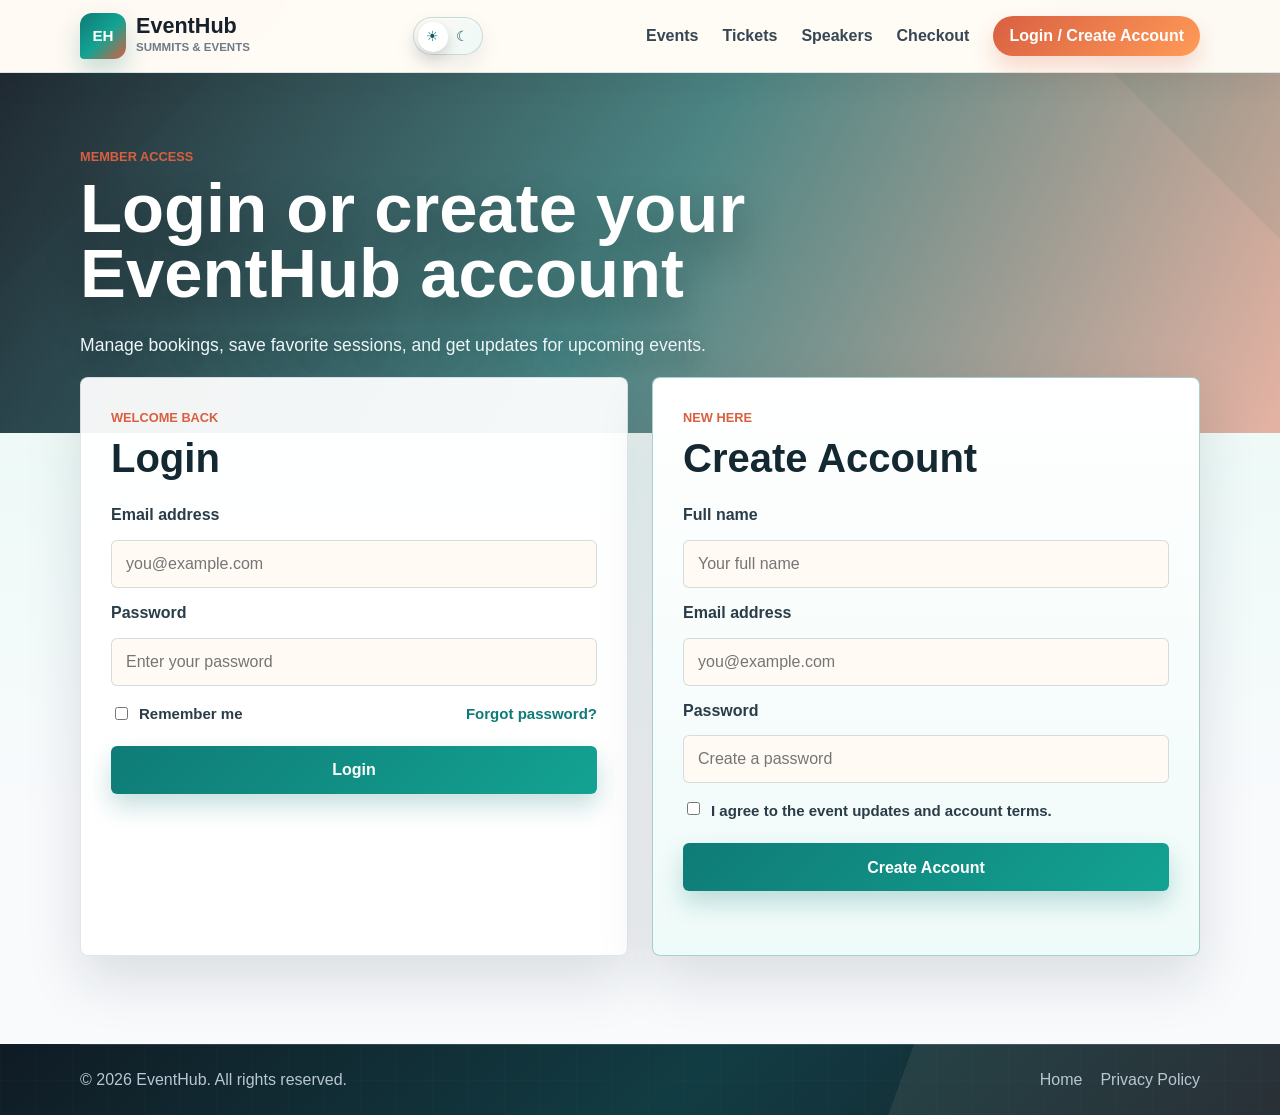
<file: account.html>
<!DOCTYPE html>
<html lang="en">
<head>
  <meta charset="UTF-8">
  <meta name="viewport" content="width=device-width, initial-scale=1.0">
  <title>Login / Create Account | EventHub</title>
  <link rel="stylesheet" href="css/style.css">
</head>
<body>
  <header class="site-header">
    <nav class="navbar" aria-label="Main navigation">
      <a class="brand" href="index.html" aria-label="EventHub homepage">
        <span class="brand-mark">EH</span>
        <span class="brand-text">
          <strong>EventHub</strong>
          <small>Summits & Events</small>
        </span>
      </a>
      <div class="nav-actions">
        <button class="theme-toggle" type="button" aria-label="Switch to dark mode" aria-pressed="false">
          <span class="theme-icon sun">&#9728;</span>
          <span class="theme-icon moon">&#9790;</span>
          <span class="theme-thumb"></span>
        </button>
        <button class="nav-toggle" type="button" aria-label="Toggle navigation" aria-expanded="false">
          <span></span>
          <span></span>
          <span></span>
        </button>
      </div>
      <ul class="nav-links">
        <li><a href="index.html#events">Events</a></li>
        <li><a href="index.html#tickets">Tickets</a></li>
        <li><a href="index.html#speakers">Speakers</a></li>
        <li><a href="checkout.html">Checkout</a></li>
        <li><a class="account-link" href="account.html">Login / Create Account</a></li>
      </ul>
    </nav>
  </header>

  <main class="account-page">
    <section class="account-hero">
      <div>
        <p class="eyebrow">Member Access</p>
        <h1>Login or create your EventHub account</h1>
        <p class="hero-copy">Manage bookings, save favorite sessions, and get updates for upcoming events.</p>
      </div>
    </section>

    <section class="account-panel" id="account-panel" aria-label="Account forms">
      <div class="checkout-prompt" id="checkout-prompt" hidden>
        <p class="eyebrow">Checkout Access</p>
        <h2 id="checkout-prompt-title">Login or create an account to continue</h2>
        <p id="checkout-prompt-copy">Your ticket selection will be ready after you sign in or create your account.</p>
      </div>
      <article class="auth-card account-summary" id="account-summary" hidden>
        <div class="auth-heading">
          <p class="eyebrow">Your Account</p>
          <h2 id="account-summary-title">Welcome back</h2>
        </div>
        <p id="account-summary-copy">You are signed in and ready to manage your bookings.</p>
        <div class="account-actions">
          <a class="btn primary" id="account-primary-action" href="index.html#tickets">Browse Tickets</a>
          <button type="button" id="logout-button">Logout</button>
        </div>
      </article>
      <article class="auth-card">
        <div class="auth-heading">
          <p class="eyebrow">Welcome Back</p>
          <h2>Login</h2>
        </div>
        <form id="login-form">
          <label for="login-email">Email address</label>
          <input id="login-email" type="email" placeholder="you@example.com" required>

          <label for="login-password">Password</label>
          <input id="login-password" type="password" placeholder="Enter your password" required>

          <div class="form-row">
            <label class="check-option">
              <input id="remember-login" type="checkbox">
              Remember me
            </label>
            <a id="forgot-password-link" href="#">Forgot password?</a>
          </div>

          <button type="submit">Login</button>
          <p class="form-message" id="login-message" aria-live="polite"></p>
        </form>
      </article>

      <article class="auth-card auth-card-featured">
        <div class="auth-heading">
          <p class="eyebrow">New Here</p>
          <h2>Create Account</h2>
        </div>
        <form id="signup-form">
          <label for="signup-name">Full name</label>
          <input id="signup-name" type="text" placeholder="Your full name" required>

          <label for="signup-email">Email address</label>
          <input id="signup-email" type="email" placeholder="you@example.com" required>

          <label for="signup-password">Password</label>
          <input id="signup-password" type="password" placeholder="Create a password" required>

          <label class="check-option terms-option">
            <input type="checkbox" required>
            I agree to the event updates and account terms.
          </label>

          <button type="submit">Create Account</button>
          <p class="form-message" id="signup-message" aria-live="polite"></p>
        </form>
      </article>
    </section>
  </main>

  <footer class="site-footer">
    <div class="footer-bottom">
      <p>&copy; 2026 EventHub. All rights reserved.</p>
      <div>
        <a href="index.html">Home</a>
        <a href="#">Privacy Policy</a>
      </div>
    </div>
  </footer>

  <script src="js/script.js"></script>
</body>
</html>
</file>
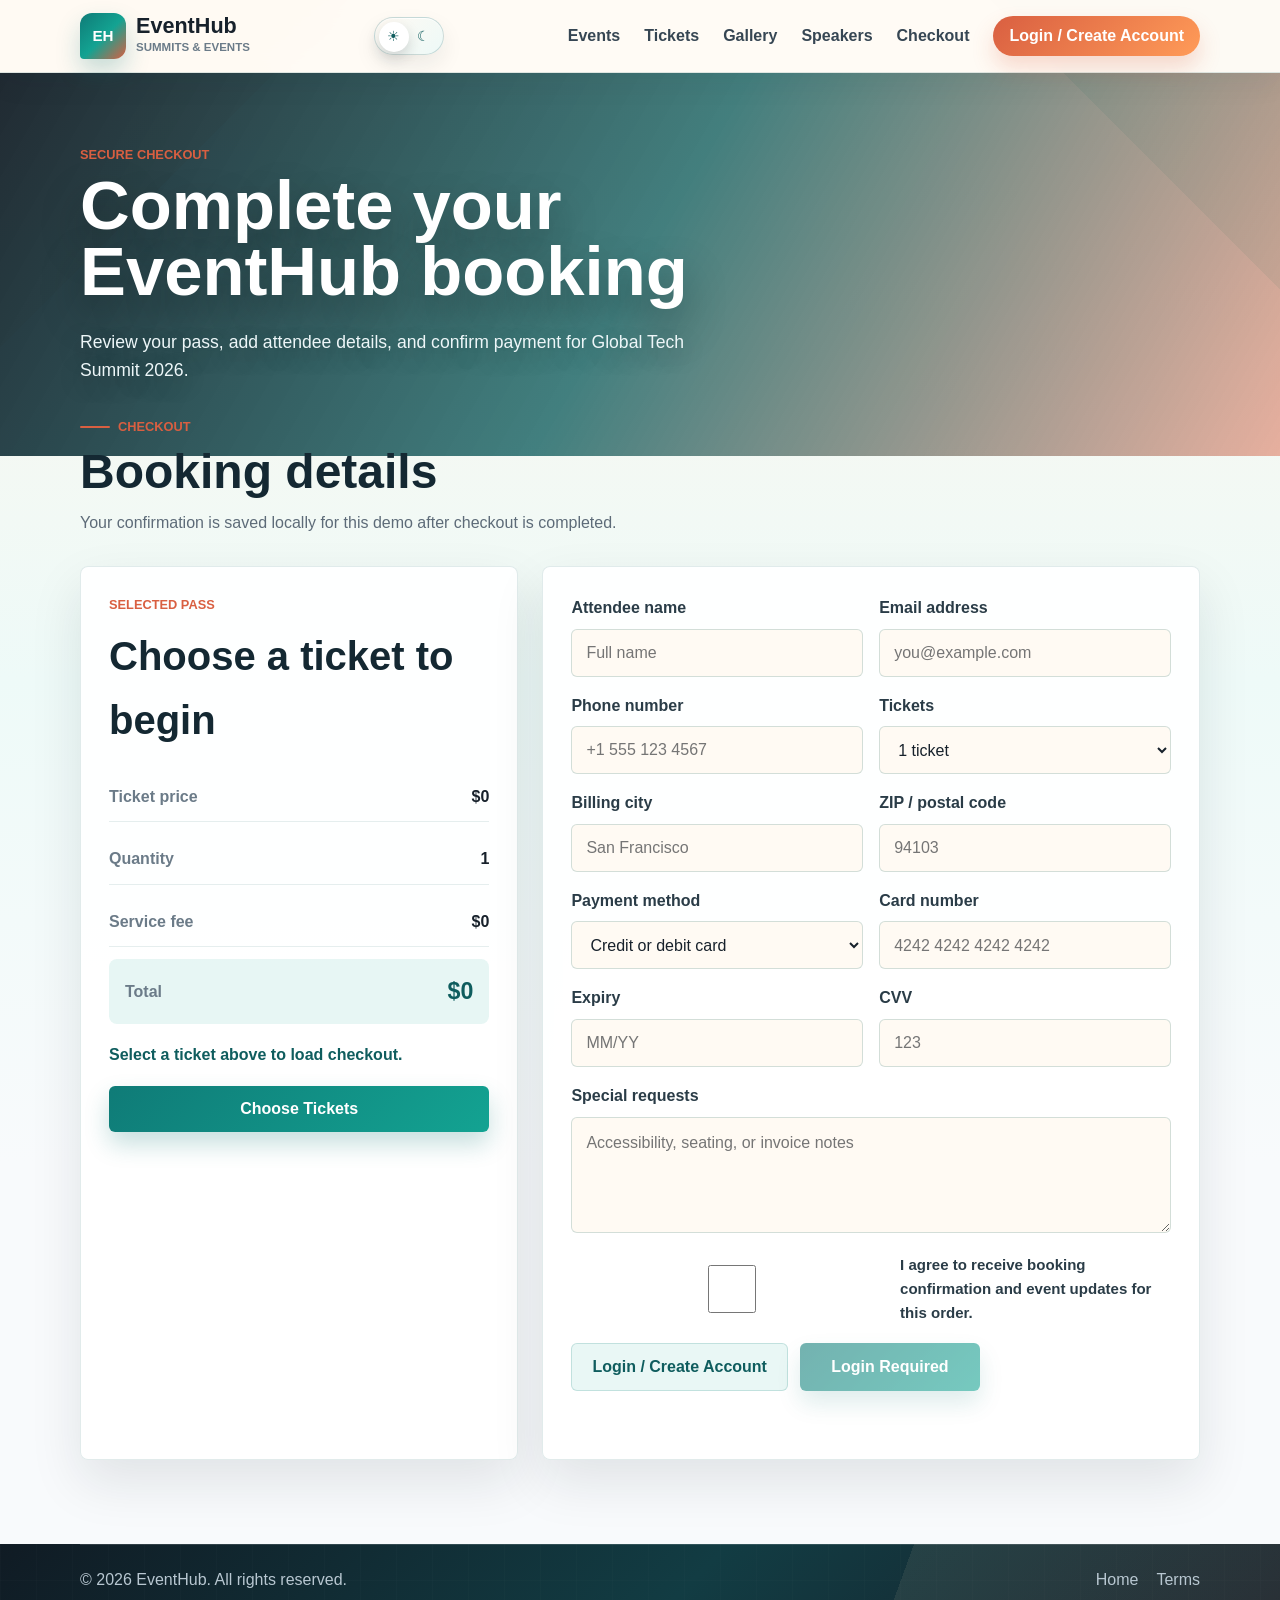
<file: checkout.html>
<!DOCTYPE html>
<html lang="en">
<head>
  <meta charset="UTF-8">
  <meta name="viewport" content="width=device-width, initial-scale=1.0">
  <title>Checkout | EventHub</title>
  <link rel="stylesheet" href="css/style.css">
</head>
<body>
  <header class="site-header">
    <nav class="navbar" aria-label="Main navigation">
      <a class="brand" href="index.html" aria-label="EventHub homepage">
        <span class="brand-mark">EH</span>
        <span class="brand-text">
          <strong>EventHub</strong>
          <small>Summits & Events</small>
        </span>
      </a>
      <div class="nav-actions">
        <button class="theme-toggle" type="button" aria-label="Switch to dark mode" aria-pressed="false">
          <span class="theme-icon sun">&#9728;</span>
          <span class="theme-icon moon">&#9790;</span>
          <span class="theme-thumb"></span>
        </button>
        <button class="nav-toggle" type="button" aria-label="Toggle navigation" aria-expanded="false">
          <span></span>
          <span></span>
          <span></span>
        </button>
      </div>
      <ul class="nav-links">
        <li><a href="index.html#events">Events</a></li>
        <li><a href="index.html#tickets">Tickets</a></li>
        <li><a href="index.html#gallery">Gallery</a></li>
        <li><a href="index.html#speakers">Speakers</a></li>
        <li><a href="checkout.html">Checkout</a></li>
        <li><a class="account-link" href="account.html">Login / Create Account</a></li>
      </ul>
    </nav>
  </header>

  <main class="checkout-page">
    <section class="checkout-hero">
      <div>
        <p class="eyebrow">Secure Checkout</p>
        <h1>Complete your EventHub booking</h1>
        <p class="hero-copy">Review your pass, add attendee details, and confirm payment for Global Tech Summit 2026.</p>
      </div>
    </section>

    <section id="checkout" class="section checkout-section checkout-page-section" aria-labelledby="checkout-title">
      <div class="section-heading">
        <p class="eyebrow">Checkout</p>
        <h2 id="checkout-title">Booking details</h2>
        <p class="section-copy">Your confirmation is saved locally for this demo after checkout is completed.</p>
      </div>

      <div class="checkout-layout">
        <article class="checkout-summary">
          <p class="eyebrow">Selected Pass</p>
          <h3 id="checkout-plan">Choose a ticket to begin</h3>
          <dl class="checkout-totals">
            <div>
              <dt>Ticket price</dt>
              <dd id="checkout-price">$0</dd>
            </div>
            <div>
              <dt>Quantity</dt>
              <dd id="checkout-quantity-label">1</dd>
            </div>
            <div>
              <dt>Service fee</dt>
              <dd id="checkout-fee">$0</dd>
            </div>
            <div class="checkout-total-row">
              <dt>Total</dt>
              <dd id="checkout-total">$0</dd>
            </div>
          </dl>
          <p class="checkout-status" id="checkout-status">Select a ticket to load checkout.</p>
          <a class="btn primary checkout-ticket-link" href="index.html#tickets">Choose Tickets</a>
        </article>

        <article class="checkout-form-card">
          <form id="checkout-form" novalidate>
            <div class="checkout-form-grid">
              <div>
                <label for="checkout-name">Attendee name</label>
                <input id="checkout-name" type="text" placeholder="Full name" required>
              </div>
              <div>
                <label for="checkout-email">Email address</label>
                <input id="checkout-email" type="email" placeholder="you@example.com" required>
              </div>
              <div>
                <label for="checkout-phone">Phone number</label>
                <input id="checkout-phone" type="tel" placeholder="+1 555 123 4567" required>
              </div>
              <div>
                <label for="checkout-quantity">Tickets</label>
                <select id="checkout-quantity">
                  <option value="1">1 ticket</option>
                  <option value="2">2 tickets</option>
                  <option value="3">3 tickets</option>
                  <option value="4">4 tickets</option>
                  <option value="5">5 tickets</option>
                </select>
              </div>
              <div>
                <label for="billing-city">Billing city</label>
                <input id="billing-city" type="text" placeholder="San Francisco" required>
              </div>
              <div>
                <label for="billing-zip">ZIP / postal code</label>
                <input id="billing-zip" type="text" placeholder="94103" required>
              </div>
              <div>
                <label for="payment-method">Payment method</label>
                <select id="payment-method" required>
                  <option value="Card">Credit or debit card</option>
                  <option value="UPI">UPI</option>
                  <option value="Invoice">Company invoice</option>
                </select>
              </div>
              <div>
                <label for="card-number">Card number</label>
                <input id="card-number" type="text" inputmode="numeric" placeholder="4242 4242 4242 4242" maxlength="19" required>
              </div>
              <div>
                <label for="card-expiry">Expiry</label>
                <input id="card-expiry" type="text" inputmode="numeric" placeholder="MM/YY" maxlength="5" required>
              </div>
              <div>
                <label for="card-cvv">CVV</label>
                <input id="card-cvv" type="password" inputmode="numeric" placeholder="123" maxlength="4" required>
              </div>
              <div class="checkout-wide">
                <label for="checkout-notes">Special requests</label>
                <textarea id="checkout-notes" rows="4" placeholder="Accessibility, seating, or invoice notes"></textarea>
              </div>
              <label class="check-option checkout-wide checkout-terms" for="checkout-terms">
                <input id="checkout-terms" type="checkbox" required>
                I agree to receive booking confirmation and event updates for this order.
              </label>
            </div>

            <div class="checkout-actions">
              <a class="btn secondary checkout-login-link" id="checkout-login-link" href="account.html">Login / Create Account</a>
              <button type="submit" id="checkout-submit">Confirm Checkout</button>
            </div>
            <p class="form-message" id="checkout-message" aria-live="polite"></p>
          </form>
        </article>
      </div>

      <article class="checkout-confirmation" id="checkout-confirmation" hidden>
        <p class="eyebrow">Confirmed</p>
        <h2 id="confirmation-title">Booking confirmed</h2>
        <p id="confirmation-copy">Your ticket confirmation has been saved.</p>
        <a class="btn primary" href="index.html#tickets">Book Another Ticket</a>
      </article>
    </section>
  </main>

  <footer class="site-footer">
    <div class="footer-bottom">
      <p>&copy; 2026 EventHub. All rights reserved.</p>
      <div>
        <a href="index.html">Home</a>
        <a href="#">Terms</a>
      </div>
    </div>
  </footer>

  <script src="js/script.js"></script>
</body>
</html>
</file>
<file: css/style.css>
* {
  box-sizing: border-box;
}

:root {
  --ink: #17212b;
  --muted: #5d6b78;
  --teal: #0f7b77;
  --teal-bright: #13a392;
  --coral: #d95f41;
  --amber: #ffe1b8;
  --paper: rgba(255, 255, 255, 0.9);
  --line: rgba(15, 93, 94, 0.12);
  --shadow-soft: 0 18px 45px rgba(23, 33, 43, 0.1);
  --shadow-lift: 0 28px 65px rgba(15, 93, 94, 0.18);
}

html {
  scroll-behavior: smooth;
  scroll-padding-top: 92px;
}

body {
  margin: 0;
  color: var(--ink);
  background:
    linear-gradient(135deg, rgba(255, 155, 88, 0.12) 0 12%, transparent 12% 100%),
    linear-gradient(225deg, rgba(19, 163, 146, 0.12) 0 10%, transparent 10% 100%),
    linear-gradient(180deg, #fff6eb 0%, #eefaf8 42%, #f8fafc 72%),
    #f8fafc;
  font-family: Arial, Helvetica, sans-serif;
  line-height: 1.6;
  transition: background 0.25s ease, color 0.25s ease;
}

body.dark-theme {
  color: #e9f7f5;
  background:
    radial-gradient(circle at top left, rgba(19, 163, 146, 0.22), transparent 32%),
    linear-gradient(180deg, #07131d 0%, #0c2028 48%, #121821 100%),
    #121821;
}

::selection {
  color: #ffffff;
  background: #d95f41;
}

::-webkit-scrollbar {
  width: 12px;
}

::-webkit-scrollbar-track {
  background: #eefaf8;
}

::-webkit-scrollbar-thumb {
  background: linear-gradient(180deg, #13a392, #d95f41);
  border: 3px solid #eefaf8;
  border-radius: 999px;
}

body.dark-theme ::-webkit-scrollbar-track {
  background: #07131d;
}

body.dark-theme ::-webkit-scrollbar-thumb {
  border-color: #07131d;
}

a {
  color: inherit;
  text-decoration: none;
}

a,
button,
input,
select,
textarea {
  transition: color 0.2s ease, background 0.2s ease, border-color 0.2s ease, box-shadow 0.2s ease, transform 0.2s ease;
}

a:focus-visible,
button:focus-visible,
input:focus-visible,
select:focus-visible,
textarea:focus-visible {
  outline: 3px solid rgba(217, 95, 65, 0.42);
  outline-offset: 3px;
}

.site-header {
  position: sticky;
  top: 0;
  z-index: 10;
  background: rgba(255, 251, 246, 0.92);
  border-bottom: 1px solid rgba(15, 93, 94, 0.13);
  box-shadow: 0 10px 30px rgba(23, 33, 43, 0.06);
  backdrop-filter: blur(14px);
}

.navbar {
  display: flex;
  align-items: center;
  justify-content: space-between;
  width: min(1120px, calc(100% - 32px));
  min-height: 72px;
  margin: 0 auto;
}

.nav-actions {
  display: flex;
  align-items: center;
  gap: 10px;
}

.brand {
  display: inline-flex;
  align-items: center;
  gap: 10px;
  color: #0f5d5e;
  font-weight: 800;
}

.brand-mark {
  display: grid;
  place-items: center;
  width: 46px;
  height: 46px;
  color: #ffffff;
  background:
    linear-gradient(135deg, #0f7b77 0%, #13a392 52%, #d95f41 100%);
  border-radius: 12px 12px 12px 4px;
  box-shadow: 0 12px 24px rgba(15, 123, 119, 0.24);
  font-size: 0.95rem;
  line-height: 1;
}

.brand-text {
  display: grid;
  gap: 1px;
}

.brand-text strong {
  color: #17212b;
  font-size: 1.35rem;
  line-height: 1;
}

body.dark-theme .brand-text strong {
  color: #f7fffd;
}

body.dark-theme .brand-text small {
  color: #9dcac3;
}

.brand-text small {
  color: #6b7b88;
  font-size: 0.72rem;
  font-weight: 800;
  letter-spacing: 0;
  text-transform: uppercase;
}

.nav-links {
  display: flex;
  align-items: center;
  gap: 24px;
  margin: 0;
  padding: 0;
  list-style: none;
  color: #364653;
  font-weight: 700;
}

.nav-links a:not(.account-link) {
  position: relative;
  padding: 8px 0;
}

.nav-links a:not(.account-link)::after {
  content: "";
  position: absolute;
  left: 0;
  right: 0;
  bottom: 2px;
  height: 2px;
  background: linear-gradient(90deg, #13a392, #d95f41);
  border-radius: 999px;
  transform: scaleX(0);
  transform-origin: left;
  transition: transform 0.2s ease;
}

.nav-links a:hover {
  color: #d95f41;
}

.nav-links a:not(.account-link):hover::after,
.nav-links a:not(.account-link):focus-visible::after {
  transform: scaleX(1);
}

.account-link {
  display: inline-flex;
  align-items: center;
  justify-content: center;
  min-height: 40px;
  padding: 0 16px;
  color: #ffffff;
  background: linear-gradient(135deg, #d95f41, #ff9b58);
  border-radius: 999px;
  box-shadow: 0 12px 22px rgba(217, 95, 65, 0.22);
}

.nav-links .account-link:hover {
  color: #ffffff;
  transform: translateY(-2px);
}

.theme-toggle {
  position: relative;
  display: inline-grid;
  grid-template-columns: 1fr 1fr;
  align-items: center;
  width: 70px;
  height: 38px;
  padding: 4px;
  border: 1px solid rgba(15, 93, 94, 0.2);
  border-radius: 999px;
  color: #0f5d5e;
  background: linear-gradient(135deg, #fffaf3, #edf9f7);
  box-shadow: inset 0 1px 0 rgba(255, 255, 255, 0.8), 0 10px 22px rgba(23, 33, 43, 0.08);
  cursor: pointer;
}

.theme-icon {
  position: relative;
  z-index: 1;
  display: grid;
  place-items: center;
  font-size: 0.9rem;
  line-height: 1;
}

.theme-thumb {
  position: absolute;
  top: 4px;
  left: 4px;
  width: 30px;
  height: 30px;
  background: #ffffff;
  border-radius: 999px;
  box-shadow: 0 6px 14px rgba(23, 33, 43, 0.18);
  transition: transform 0.22s ease, background 0.22s ease;
}

body.dark-theme .theme-toggle {
  color: #ffe1b8;
  background: linear-gradient(135deg, #0d2530, #162f3a);
  border-color: rgba(124, 224, 211, 0.24);
}

body.dark-theme .theme-thumb {
  background: #7ce0d3;
  transform: translateX(32px);
}

body.dark-theme .site-header {
  background: rgba(8, 19, 29, 0.9);
  border-bottom-color: rgba(124, 224, 211, 0.16);
  box-shadow: 0 12px 34px rgba(0, 0, 0, 0.32);
}

body.dark-theme .nav-links {
  color: #d5e5e2;
}

.nav-toggle {
  display: none;
  position: relative;
  width: 42px;
  height: 42px;
  border: 1px solid rgba(15, 93, 94, 0.2);
  border-radius: 6px;
  background: #fffaf3;
  cursor: pointer;
}

body.dark-theme .nav-toggle {
  border-color: rgba(124, 224, 211, 0.22);
  background: #102631;
}

body.dark-theme .nav-toggle span {
  background: #e9f7f5;
}

.nav-toggle span {
  display: block;
  width: 20px;
  height: 2px;
  margin: 5px auto;
  background: #17212b;
  border-radius: 999px;
  transition: transform 0.2s ease, opacity 0.2s ease;
}

.nav-toggle.active span:nth-child(1) {
  transform: translateY(7px) rotate(45deg);
}

.nav-toggle.active span:nth-child(2) {
  opacity: 0;
}

.nav-toggle.active span:nth-child(3) {
  transform: translateY(-7px) rotate(-45deg);
}

.hero {
  display: flex;
  align-items: center;
  min-height: 620px;
  padding: 80px 16px;
  color: #ffffff;
  background:
    linear-gradient(152deg, transparent 0 64%, rgba(255, 225, 184, 0.16) 64% 76%, transparent 76% 100%),
    linear-gradient(120deg, rgba(8, 21, 32, 0.86), rgba(15, 93, 94, 0.64) 48%, rgba(217, 95, 65, 0.42)),
    url("https://images.unsplash.com/photo-1540575467063-178a50c2df87?auto=format&fit=crop&w=1800&q=80") center/cover;
}

.hero-content {
  width: min(1120px, 100%);
  margin: 0 auto;
  animation: fadeUp 0.72s ease both;
}

.eyebrow {
  margin: 0 0 8px;
  color: #d95f41;
  font-size: 0.8rem;
  font-weight: 800;
  letter-spacing: 0;
  text-transform: uppercase;
}

.hero .eyebrow {
  color: #ffe1b8;
}

h1,
h2,
h3,
p {
  overflow-wrap: anywhere;
}

h1 {
  max-width: 760px;
  margin: 0;
  font-size: clamp(2.6rem, 7vw, 5.5rem);
  line-height: 0.95;
  text-shadow: 0 18px 40px rgba(0, 0, 0, 0.35);
}

h2 {
  margin: 0;
  font-size: clamp(2rem, 4vw, 3rem);
  line-height: 1.1;
}

h3 {
  margin: 0 0 8px;
  font-size: 1.15rem;
}

.hero-copy {
  max-width: 640px;
  margin: 24px 0 0;
  color: #edf6f8;
  font-size: 1.1rem;
  text-shadow: 0 8px 24px rgba(0, 0, 0, 0.35);
}

.hero-actions {
  display: flex;
  flex-wrap: wrap;
  gap: 14px;
  margin-top: 32px;
}

.btn,
.ticket-card button {
  display: inline-flex;
  align-items: center;
  justify-content: center;
  min-height: 46px;
  padding: 0 20px;
  border: 0;
  border-radius: 6px;
  font-weight: 800;
  cursor: pointer;
}

.btn.primary,
.ticket-card button {
  color: #ffffff;
  background: linear-gradient(135deg, #0f7b77, #13a392);
  box-shadow: 0 12px 24px rgba(15, 123, 119, 0.24);
}

.btn.secondary {
  color: #ffffff;
  background: rgba(255, 255, 255, 0.16);
  border: 1px solid rgba(255, 255, 255, 0.48);
  backdrop-filter: blur(10px);
}

.btn:hover,
.ticket-card button:hover,
.auth-card button:hover {
  transform: translateY(-2px);
}

.btn.primary:hover,
.ticket-card button:hover,
.auth-card button:hover {
  box-shadow: 0 18px 36px rgba(15, 123, 119, 0.28);
}

.section,
.countdown-section {
  width: min(1120px, calc(100% - 32px));
  margin: 0 auto;
  padding: 84px 0;
}

.section-heading {
  margin-bottom: 30px;
}

.section-heading .eyebrow {
  display: inline-flex;
  align-items: center;
  gap: 8px;
}

.section-heading .eyebrow::before {
  content: "";
  width: 30px;
  height: 2px;
  background: currentColor;
  border-radius: 999px;
}

.section-copy {
  max-width: 660px;
  margin: 12px 0 0;
  color: #5d6b78;
}

body.dark-theme .section-copy {
  color: #b8c7d1;
}

.section-heading h2 {
  color: #142832;
}

body.dark-theme .section-heading h2,
body.dark-theme h3,
body.dark-theme .price {
  color: #f7fffd;
}

.event-grid,
.ticket-grid,
.speaker-grid,
.gallery-grid {
  display: grid;
  gap: 20px;
}

.event-grid {
  grid-template-columns: repeat(3, 1fr);
}

.event-card,
.ticket-card,
.speaker-card {
  position: relative;
  background:
    linear-gradient(180deg, rgba(255, 255, 255, 0.96), rgba(255, 255, 255, 0.82)),
    rgba(255, 255, 255, 0.9);
  border: 1px solid rgba(15, 93, 94, 0.12);
  border-radius: 8px;
  box-shadow: 0 18px 45px rgba(23, 33, 43, 0.1);
  transition: transform 0.2s ease, box-shadow 0.2s ease;
}

body.dark-theme .event-card,
body.dark-theme .ticket-card,
body.dark-theme .speaker-card {
  background: rgba(15, 32, 40, 0.86);
  border-color: rgba(124, 224, 211, 0.16);
  box-shadow: 0 18px 45px rgba(0, 0, 0, 0.28);
}

.event-card:hover,
.ticket-card:hover,
.speaker-card:hover {
  transform: translateY(-6px);
  border-color: rgba(15, 123, 119, 0.26);
  box-shadow: 0 24px 55px rgba(15, 93, 94, 0.18);
}

.event-card {
  display: grid;
  grid-template-columns: 74px 1fr;
  gap: 18px;
  min-height: 220px;
  padding: 22px;
}

.event-card::after {
  content: "";
  position: absolute;
  inset: auto 22px 0;
  height: 3px;
  background: linear-gradient(90deg, transparent, rgba(217, 95, 65, 0.55), transparent);
  border-radius: 999px 999px 0 0;
  opacity: 0;
  transition: opacity 0.2s ease;
}

.event-card:hover::after {
  opacity: 1;
}

.event-date {
  display: grid;
  place-items: center;
  align-self: start;
  min-height: 74px;
  color: #ffffff;
  background: linear-gradient(135deg, #0f5d5e, #13a392);
  border-radius: 8px;
}

.event-date span {
  display: block;
  font-size: 1.8rem;
  font-weight: 800;
  line-height: 1;
}

.event-date small,
.event-meta {
  font-weight: 800;
}

.event-card p,
.ticket-card p,
.speaker-card p {
  color: #5d6b78;
}

body.dark-theme .event-card p,
body.dark-theme .ticket-card p,
body.dark-theme .speaker-card p {
  color: #b8c7d1;
}

.event-meta {
  color: #d95f41;
}

.countdown-section {
  position: relative;
  overflow: hidden;
  display: flex;
  align-items: center;
  justify-content: space-between;
  gap: 34px;
  color: #ffffff;
  background:
    linear-gradient(135deg, rgba(17, 27, 39, 0.97), rgba(15, 93, 94, 0.92) 58%, rgba(217, 95, 65, 0.9)),
    #17212b;
  border-radius: 8px;
  padding: 50px;
  box-shadow: 0 24px 60px rgba(15, 93, 94, 0.24);
}

.countdown-section::after {
  content: "";
  position: absolute;
  z-index: 0;
  top: 0;
  right: -80px;
  width: 320px;
  height: 100%;
  background:
    linear-gradient(135deg, transparent 0 28%, rgba(255, 225, 184, 0.18) 28% 34%, transparent 34% 46%, rgba(124, 224, 211, 0.14) 46% 52%, transparent 52% 100%);
  opacity: 0.8;
}

.countdown-section::before {
  content: "";
  position: absolute;
  inset: 1px;
  z-index: 0;
  pointer-events: none;
  background-image:
    linear-gradient(rgba(255, 255, 255, 0.08) 1px, transparent 1px),
    linear-gradient(90deg, rgba(255, 255, 255, 0.08) 1px, transparent 1px);
  background-size: 34px 34px;
  border-radius: inherit;
  mask-image: linear-gradient(90deg, transparent, #000000 18%, #000000 82%, transparent);
  opacity: 0.35;
}

.countdown-copy,
.countdown-panel {
  position: relative;
  z-index: 1;
}

.countdown-copy {
  max-width: 390px;
}

.countdown-copy h2 {
  color: #ffffff;
}

.countdown-detail {
  margin: 14px 0 0;
  color: #ffe1b8;
  font-weight: 800;
}

.countdown-panel {
  width: min(100%, 520px);
}

.countdown-status {
  display: inline-flex;
  align-items: center;
  min-height: 32px;
  margin-bottom: 14px;
  padding: 0 12px;
  color: #123039;
  background: #ffe1b8;
  border-radius: 999px;
  font-size: 0.84rem;
  font-weight: 800;
}

.countdown {
  display: grid;
  grid-template-columns: repeat(4, minmax(86px, 1fr));
  gap: 12px;
}

.time-card {
  position: relative;
  overflow: hidden;
  display: grid;
  place-items: center;
  min-height: 116px;
  padding: 16px 12px;
  background:
    linear-gradient(180deg, rgba(255, 255, 255, 0.22), rgba(255, 255, 255, 0.09)),
    rgba(255, 255, 255, 0.13);
  border: 1px solid rgba(255, 255, 255, 0.24);
  border-radius: 8px;
  box-shadow: inset 0 1px 0 rgba(255, 255, 255, 0.24), 0 16px 28px rgba(5, 16, 24, 0.18);
  backdrop-filter: blur(10px);
  transition: transform 0.2s ease, background 0.2s ease;
}

.time-card::after {
  content: "";
  position: absolute;
  top: 0;
  left: 16%;
  right: 16%;
  height: 3px;
  background: #ffe1b8;
  border-radius: 0 0 999px 999px;
}

.countdown span {
  font-size: clamp(2rem, 5vw, 3rem);
  font-weight: 800;
  line-height: 1;
  font-variant-numeric: tabular-nums;
}

.countdown small {
  color: #dce8ee;
  font-weight: 700;
  text-transform: uppercase;
}

.time-card:hover {
  background:
    linear-gradient(180deg, rgba(255, 255, 255, 0.28), rgba(255, 255, 255, 0.11)),
    rgba(255, 255, 255, 0.16);
  transform: translateY(-3px);
}

.ticket-grid {
  grid-template-columns: repeat(3, 1fr);
  align-items: stretch;
  margin-bottom: 18px;
}

.ticket-card {
  position: relative;
  display: flex;
  flex-direction: column;
  min-height: 540px;
  padding: 28px;
  overflow: hidden;
}

.ticket-card > * {
  position: relative;
  z-index: 1;
}

.ticket-card::after {
  content: "";
  position: absolute;
  inset: 0;
  pointer-events: none;
  background:
    linear-gradient(135deg, transparent 0 72%, rgba(19, 163, 146, 0.08) 72% 100%);
  opacity: 0;
  transition: opacity 0.2s ease;
}

.ticket-card::before {
  content: "";
  position: absolute;
  z-index: 2;
  top: 0;
  left: 28px;
  right: 28px;
  height: 4px;
  background: linear-gradient(90deg, #0f7b77, #13a392);
  border-radius: 0 0 999px 999px;
}

.ticket-card:hover::after {
  opacity: 1;
}

.ticket-card.featured {
  background:
    linear-gradient(180deg, rgba(255, 255, 255, 0.96), rgba(239, 251, 249, 0.96)),
    #ffffff;
  border-color: #0f7b77;
  transform: translateY(-10px);
}

.ticket-card.featured::before {
  background: linear-gradient(90deg, #d95f41, #ff9b58);
}

.ticket-card.featured .ticket-topline {
  margin-top: 20px;
}

body.dark-theme .ticket-card.featured {
  background: linear-gradient(180deg, rgba(18, 48, 58, 0.96), rgba(13, 31, 40, 0.96));
  border-color: #7ce0d3;
}

.ticket-topline {
  display: flex;
  align-items: center;
  justify-content: space-between;
  gap: 12px;
  margin-bottom: 22px;
  color: #0f5d5e;
  font-size: 0.78rem;
  font-weight: 800;
  text-transform: uppercase;
}

body.dark-theme .ticket-topline {
  color: #7ce0d3;
}

.ticket-type,
.ticket-status {
  display: inline-flex;
  align-items: center;
  min-height: 28px;
  padding: 0 10px;
  border-radius: 999px;
  white-space: nowrap;
}

.ticket-type {
  background: rgba(19, 163, 146, 0.12);
}

.ticket-status {
  color: #8f3b27;
  background: rgba(255, 155, 88, 0.18);
}

body.dark-theme .ticket-type {
  background: rgba(124, 224, 211, 0.14);
}

body.dark-theme .ticket-status {
  color: #ffe1b8;
  background: rgba(255, 155, 88, 0.18);
}

.price {
  margin: 10px 0 14px;
  color: #17212b;
  font-size: 2.65rem;
  font-weight: 800;
  line-height: 1;
}

.price span {
  margin-left: 6px;
  color: #6b7b88;
  font-size: 0.92rem;
  font-weight: 800;
}

body.dark-theme .price span {
  color: #b8c7d1;
}

.ticket-summary {
  margin: 0 0 20px;
}

.ticket-details {
  display: grid;
  grid-template-columns: 1fr 1fr;
  gap: 10px;
  margin: 0 0 22px;
}

.ticket-details div {
  min-height: 74px;
  padding: 12px;
  background: rgba(19, 163, 146, 0.08);
  border: 1px solid rgba(15, 93, 94, 0.1);
  border-radius: 8px;
  transition: background 0.2s ease, transform 0.2s ease;
}

.ticket-card:hover .ticket-details div {
  background: rgba(19, 163, 146, 0.12);
  transform: translateY(-2px);
}

body.dark-theme .ticket-details div {
  background: rgba(124, 224, 211, 0.08);
  border-color: rgba(124, 224, 211, 0.13);
}

.ticket-details dt,
.ticket-details dd {
  margin: 0;
}

.ticket-details dt {
  color: #6b7b88;
  font-size: 0.76rem;
  font-weight: 800;
  text-transform: uppercase;
}

body.dark-theme .ticket-details dt {
  color: #9dcac3;
}

.ticket-details dd {
  margin-top: 5px;
  color: #17212b;
  font-size: 1rem;
  font-weight: 800;
}

body.dark-theme .ticket-details dd {
  color: #f7fffd;
}

.ticket-features {
  display: grid;
  gap: 10px;
  margin: 0 0 24px;
  padding: 0;
  list-style: none;
  color: #364653;
  font-weight: 700;
}

body.dark-theme .ticket-features {
  color: #d5e5e2;
}

.ticket-features li {
  position: relative;
  padding-left: 28px;
}

.ticket-features li::before {
  content: "";
  position: absolute;
  top: 0.35em;
  left: 0;
  width: 16px;
  height: 16px;
  background:
    linear-gradient(135deg, #0f7b77, #13a392);
  border-radius: 50%;
  box-shadow: inset 0 0 0 4px rgba(255, 255, 255, 0.9);
}

.ticket-features li::after {
  content: "";
  position: absolute;
  top: 0.66em;
  left: 5px;
  width: 6px;
  height: 3px;
  border-left: 2px solid #ffffff;
  border-bottom: 2px solid #ffffff;
  transform: rotate(-45deg);
}

.ticket-note {
  margin: 0 0 22px;
  padding: 12px 14px;
  color: #0f5d5e;
  background: rgba(15, 123, 119, 0.08);
  border-left: 3px solid #13a392;
  border-radius: 6px;
  font-size: 0.92rem;
  font-weight: 700;
}

body.dark-theme .ticket-note {
  color: #d5e5e2;
  background: rgba(124, 224, 211, 0.08);
  border-left-color: #7ce0d3;
}

.ticket-card button {
  width: 100%;
  margin-top: auto;
  min-height: 50px;
}

.ticket-info-bar {
  display: flex;
  flex-wrap: wrap;
  gap: 10px;
  justify-content: center;
  padding: 16px;
  color: #364653;
  background: rgba(255, 255, 255, 0.72);
  border: 1px solid rgba(15, 93, 94, 0.12);
  border-radius: 8px;
  box-shadow: 0 14px 34px rgba(23, 33, 43, 0.07);
}

body.dark-theme .ticket-info-bar {
  color: #d5e5e2;
  background: rgba(15, 32, 40, 0.78);
  border-color: rgba(124, 224, 211, 0.16);
}

.ticket-info-bar span {
  display: inline-flex;
  align-items: center;
  min-height: 30px;
  padding: 0 12px;
  background: rgba(19, 163, 146, 0.1);
  border-radius: 999px;
  font-size: 0.9rem;
  font-weight: 800;
}

body.dark-theme .ticket-info-bar span {
  background: rgba(124, 224, 211, 0.11);
}

.checkout-section {
  padding-top: 42px;
}

.checkout-page {
  min-height: calc(100vh - 72px);
}

.checkout-hero {
  display: flex;
  align-items: center;
  min-height: 340px;
  padding: 72px 16px;
  color: #ffffff;
  background:
    linear-gradient(120deg, rgba(8, 21, 32, 0.9), rgba(15, 93, 94, 0.78), rgba(217, 95, 65, 0.48)),
    url("https://images.unsplash.com/photo-1505373877841-8d25f7d46678?auto=format&fit=crop&w=1800&q=80") center/cover;
}

.checkout-hero > div {
  width: min(1120px, 100%);
  margin: 0 auto;
}

.checkout-hero h1 {
  max-width: 820px;
  font-size: clamp(2.2rem, 6vw, 4.3rem);
}

.checkout-page-section {
  margin-top: -46px;
  padding-top: 0;
  position: relative;
  z-index: 1;
}

.checkout-layout {
  display: grid;
  grid-template-columns: 0.8fr 1.2fr;
  gap: 24px;
}

.checkout-summary,
.checkout-form-card {
  padding: 28px;
  background: rgba(255, 255, 255, 0.92);
  border: 1px solid rgba(15, 93, 94, 0.12);
  border-radius: 8px;
  box-shadow: 0 22px 52px rgba(23, 33, 43, 0.1);
}

.checkout-summary h3 {
  margin-bottom: 20px;
  color: #142832;
  font-size: clamp(1.8rem, 4vw, 2.5rem);
}

.checkout-totals {
  display: grid;
  gap: 12px;
  margin: 0;
}

.checkout-totals div {
  display: flex;
  align-items: center;
  justify-content: space-between;
  gap: 16px;
  min-height: 48px;
  padding: 12px 0;
  border-bottom: 1px solid rgba(15, 93, 94, 0.1);
}

.checkout-totals dt,
.checkout-totals dd {
  margin: 0;
}

.checkout-totals dt {
  color: #6b7b88;
  font-weight: 800;
}

.checkout-totals dd {
  color: #17212b;
  font-weight: 900;
}

.checkout-totals .checkout-total-row {
  min-height: 58px;
  padding: 14px 16px;
  background: rgba(19, 163, 146, 0.1);
  border: 0;
  border-radius: 8px;
}

.checkout-total-row dd {
  color: #0f5d5e;
  font-size: 1.45rem;
}

.checkout-status {
  margin: 18px 0 0;
  color: #0f5d5e;
  font-weight: 800;
}

.checkout-ticket-link {
  width: 100%;
  margin-top: 18px;
}

.checkout-form-card form {
  display: grid;
  gap: 18px;
}

.checkout-form-grid {
  display: grid;
  grid-template-columns: 1fr 1fr;
  gap: 16px;
}

.checkout-form-grid > div {
  display: grid;
  gap: 8px;
}

.checkout-form-grid label {
  color: #2a3c47;
  font-weight: 800;
}

.checkout-form-grid input,
.checkout-form-grid select,
.checkout-form-grid textarea {
  width: 100%;
  min-height: 48px;
  padding: 0 14px;
  color: #17212b;
  background: #fffaf3;
  border: 1px solid rgba(15, 93, 94, 0.18);
  border-radius: 6px;
  font: inherit;
}

.checkout-form-grid textarea {
  min-height: 112px;
  padding-top: 12px;
  resize: vertical;
}

.checkout-form-grid input:focus,
.checkout-form-grid select:focus,
.checkout-form-grid textarea:focus {
  border-color: #13a392;
  box-shadow: 0 0 0 4px rgba(19, 163, 146, 0.14);
  outline: 0;
}

.checkout-wide {
  grid-column: 1 / -1;
}

.checkout-actions {
  display: flex;
  flex-wrap: wrap;
  gap: 12px;
}

.checkout-actions .btn,
.checkout-actions button {
  min-width: 180px;
  min-height: 48px;
}

.btn.checkout-login-link {
  color: #0f5d5e;
  background: #e9f7f5;
  border: 1px solid rgba(15, 123, 119, 0.18);
}

.checkout-actions button {
  display: inline-flex;
  align-items: center;
  justify-content: center;
  color: #ffffff;
  background: linear-gradient(135deg, #0f7b77, #13a392);
  border: 0;
  border-radius: 6px;
  box-shadow: 0 12px 24px rgba(15, 123, 119, 0.24);
  font: inherit;
  font-weight: 800;
  cursor: pointer;
}

.checkout-actions button:disabled {
  cursor: not-allowed;
  opacity: 0.58;
}

.checkout-terms {
  margin-top: 4px;
}

.checkout-confirmation {
  margin-top: 24px;
  padding: 28px;
  color: #ffffff;
  background:
    linear-gradient(135deg, rgba(15, 93, 94, 0.96), rgba(19, 163, 146, 0.92)),
    #0f7b77;
  border-radius: 8px;
  box-shadow: 0 22px 52px rgba(15, 93, 94, 0.18);
}

.checkout-confirmation h2 {
  color: #ffffff;
  font-size: clamp(1.7rem, 3vw, 2.4rem);
}

.checkout-confirmation p:not(.eyebrow) {
  max-width: 740px;
  color: rgba(255, 255, 255, 0.9);
}

.checkout-confirmation .btn {
  margin-top: 8px;
  color: #0f5d5e;
  background: #ffffff;
  box-shadow: none;
}

body.dark-theme .checkout-summary,
body.dark-theme .checkout-form-card {
  background: rgba(15, 32, 40, 0.9);
  border-color: rgba(124, 224, 211, 0.16);
  box-shadow: 0 24px 55px rgba(0, 0, 0, 0.34);
}

body.dark-theme .checkout-summary h3,
body.dark-theme .checkout-totals dd,
body.dark-theme .checkout-form-grid label {
  color: #f7fffd;
}

body.dark-theme .checkout-totals div {
  border-bottom-color: rgba(124, 224, 211, 0.13);
}

body.dark-theme .checkout-totals dt {
  color: #9dcac3;
}

body.dark-theme .checkout-totals .checkout-total-row {
  background: rgba(124, 224, 211, 0.09);
}

body.dark-theme .checkout-total-row dd,
body.dark-theme .checkout-status {
  color: #7ce0d3;
}

body.dark-theme .checkout-form-grid input,
body.dark-theme .checkout-form-grid select,
body.dark-theme .checkout-form-grid textarea {
  color: #e9f7f5;
  background: #102631;
  border-color: rgba(124, 224, 211, 0.18);
}

body.dark-theme .btn.checkout-login-link {
  color: #e9f7f5;
  background: #102631;
  border-color: rgba(124, 224, 211, 0.18);
}

body.dark-theme .checkout-confirmation {
  background: linear-gradient(135deg, #12343a, #0f7b77);
  box-shadow: 0 22px 48px rgba(0, 0, 0, 0.34);
}

.gallery-section {
  position: relative;
  width: min(1160px, calc(100% - 32px));
  padding: 92px 20px;
  background:
    linear-gradient(180deg, rgba(255, 255, 255, 0.42), rgba(239, 251, 249, 0.36));
  border: 1px solid rgba(15, 93, 94, 0.08);
  border-radius: 8px;
}

.gallery-heading {
  display: flex;
  align-items: end;
  justify-content: space-between;
  gap: 28px;
}

.gallery-heading .section-copy {
  max-width: 440px;
  margin: 0;
}

.gallery-grid {
  grid-template-columns: repeat(4, 1fr);
  grid-auto-rows: 190px;
}

.gallery-item {
  position: relative;
  overflow: hidden;
  min-height: 190px;
  margin: 0;
  color: #ffffff;
  background: #123039;
  border: 1px solid rgba(15, 93, 94, 0.12);
  border-radius: 8px;
  box-shadow: 0 20px 48px rgba(23, 33, 43, 0.12);
  isolation: isolate;
  transform: translateZ(0);
}

.gallery-item::after {
  content: "";
  position: absolute;
  inset: 0;
  z-index: 1;
  background:
    linear-gradient(180deg, rgba(6, 19, 28, 0.04) 20%, rgba(6, 19, 28, 0.84) 100%),
    linear-gradient(110deg, rgba(15, 123, 119, 0.42), transparent 52%);
  opacity: 0.92;
  transition: opacity 0.24s ease;
}

.gallery-item img {
  display: block;
  width: 100%;
  height: 100%;
  object-fit: cover;
  transform: scale(1.02);
  transition: transform 0.42s ease, filter 0.42s ease;
}

.gallery-item figcaption {
  position: absolute;
  left: 20px;
  right: 20px;
  bottom: 18px;
  z-index: 2;
  display: grid;
  gap: 5px;
  transform: translateY(4px);
  transition: transform 0.24s ease;
}

.gallery-item span {
  color: #ffe1b8;
  font-size: 0.76rem;
  font-weight: 800;
  letter-spacing: 0;
  text-transform: uppercase;
}

.gallery-item strong {
  font-size: clamp(1.05rem, 2vw, 1.45rem);
  line-height: 1.1;
}

.gallery-item p {
  max-width: 440px;
  margin: 2px 0 0;
  color: rgba(255, 255, 255, 0.9);
  font-size: 0.9rem;
  line-height: 1.35;
}

.gallery-item small {
  color: #ffe1b8;
  font-size: 0.76rem;
  font-weight: 800;
}

.gallery-details {
  display: grid;
  grid-template-columns: repeat(3, 1fr);
  gap: 16px;
  margin-top: 20px;
}

.gallery-details article {
  padding: 20px;
  background: rgba(255, 255, 255, 0.86);
  border: 1px solid rgba(15, 93, 94, 0.12);
  border-radius: 8px;
  box-shadow: 0 16px 36px rgba(23, 33, 43, 0.08);
}

.gallery-details span {
  display: block;
  margin-bottom: 6px;
  color: #d95f41;
  font-size: 0.76rem;
  font-weight: 800;
  text-transform: uppercase;
}

.gallery-details strong {
  display: block;
  color: #142832;
  font-size: 1.08rem;
}

.gallery-details p {
  margin: 8px 0 0;
  color: #5d6b78;
  font-size: 0.94rem;
}

.gallery-large {
  grid-column: span 2;
  grid-row: span 2;
}

.gallery-tall {
  grid-row: span 2;
}

.gallery-wide {
  grid-column: span 2;
}

.gallery-item:hover img {
  filter: saturate(1.08) contrast(1.04);
  transform: scale(1.08);
}

.gallery-item:hover figcaption {
  transform: translateY(0);
}

.gallery-item:hover::after {
  opacity: 1;
}

body.dark-theme .gallery-item {
  background: #102631;
  border-color: rgba(124, 224, 211, 0.16);
  box-shadow: 0 22px 50px rgba(0, 0, 0, 0.3);
}

body.dark-theme .gallery-section {
  background:
    linear-gradient(180deg, rgba(15, 32, 40, 0.6), rgba(12, 31, 40, 0.42));
  border-color: rgba(124, 224, 211, 0.1);
}

body.dark-theme .gallery-details article {
  background: rgba(15, 32, 40, 0.86);
  border-color: rgba(124, 224, 211, 0.16);
  box-shadow: 0 18px 42px rgba(0, 0, 0, 0.3);
}

body.dark-theme .gallery-details strong {
  color: #f7fffd;
}

body.dark-theme .gallery-details p {
  color: #b8c7d1;
}

.account-page {
  min-height: calc(100vh - 72px);
}

.account-hero {
  display: flex;
  align-items: center;
  min-height: 360px;
  padding: 74px 16px;
  color: #ffffff;
  background:
    linear-gradient(120deg, rgba(8, 21, 32, 0.9), rgba(15, 93, 94, 0.74), rgba(217, 95, 65, 0.46)),
    url("https://images.unsplash.com/photo-1511578314322-379afb476865?auto=format&fit=crop&w=1800&q=80") center/cover;
}

.account-hero > div {
  width: min(1120px, 100%);
  margin: 0 auto;
}

.account-hero h1 {
  max-width: 820px;
  font-size: clamp(2.2rem, 6vw, 4.3rem);
}

.account-panel {
  display: grid;
  grid-template-columns: 1fr 1fr;
  gap: 24px;
  width: min(1120px, calc(100% - 32px));
  margin: -56px auto 88px;
  position: relative;
  z-index: 1;
}

.checkout-prompt {
  grid-column: 1 / -1;
  padding: 24px 28px;
  color: #ffffff;
  background: linear-gradient(135deg, #0f5d5e, #13a392);
  border-radius: 8px;
  box-shadow: 0 22px 48px rgba(15, 93, 94, 0.22);
}

.checkout-prompt h2 {
  max-width: 820px;
  font-size: clamp(1.7rem, 3vw, 2.4rem);
}

.checkout-prompt p:last-child {
  max-width: 680px;
  margin: 10px 0 0;
  color: rgba(255, 255, 255, 0.88);
}

.auth-card {
  padding: 30px;
  background: rgba(255, 255, 255, 0.94);
  border: 1px solid rgba(15, 93, 94, 0.14);
  border-radius: 8px;
  box-shadow: 0 24px 55px rgba(23, 33, 43, 0.13);
  transition: border-color 0.2s ease, box-shadow 0.2s ease, transform 0.2s ease;
}

.auth-card-featured {
  background: linear-gradient(180deg, #ffffff, #effbf9);
  border-color: rgba(15, 123, 119, 0.35);
}

.auth-card:hover {
  border-color: rgba(15, 123, 119, 0.28);
  box-shadow: 0 30px 68px rgba(15, 93, 94, 0.16);
  transform: translateY(-4px);
}

.account-summary {
  grid-column: 1 / -1;
}

.account-summary > p {
  margin: 0 0 20px;
  color: #5d6b78;
}

.auth-heading {
  margin-bottom: 22px;
}

.auth-heading h2 {
  color: #142832;
  font-size: clamp(1.8rem, 4vw, 2.5rem);
}

.auth-card form {
  display: grid;
  gap: 12px;
}

.auth-card label {
  color: #2a3c47;
  font-weight: 800;
}

.auth-card input[type="text"],
.auth-card input[type="email"],
.auth-card input[type="password"] {
  width: 100%;
  min-height: 48px;
  padding: 0 14px;
  color: #17212b;
  background: #fffaf3;
  border: 1px solid rgba(15, 93, 94, 0.18);
  border-radius: 6px;
  font: inherit;
}

.auth-card input:focus {
  border-color: #13a392;
  box-shadow: 0 0 0 4px rgba(19, 163, 146, 0.14);
  outline: 0;
}

.form-row {
  display: flex;
  align-items: center;
  justify-content: space-between;
  gap: 12px;
  margin: 4px 0 8px;
  color: #5d6b78;
  font-size: 0.94rem;
}

.form-row a {
  color: #0f7b77;
  font-weight: 800;
}

.check-option {
  display: flex;
  align-items: center;
  gap: 8px;
  color: #5d6b78;
  font-size: 0.94rem;
  font-weight: 700;
}

.terms-option {
  align-items: flex-start;
  margin: 4px 0 8px;
}

.auth-card button {
  display: inline-flex;
  align-items: center;
  justify-content: center;
  min-height: 48px;
  width: 100%;
  color: #ffffff;
  background: linear-gradient(135deg, #0f7b77, #13a392);
  border: 0;
  border-radius: 6px;
  box-shadow: 0 12px 24px rgba(15, 123, 119, 0.24);
  font: inherit;
  font-weight: 800;
  cursor: pointer;
}

.account-actions {
  display: flex;
  flex-wrap: wrap;
  gap: 12px;
}

.account-actions .btn,
.account-actions button {
  width: auto;
  min-width: 150px;
}

.account-actions button {
  color: #0f5d5e;
  background: #e9f7f5;
  border: 1px solid rgba(15, 123, 119, 0.18);
  box-shadow: none;
}

.form-message {
  min-height: 20px;
  margin: 2px 0 0;
  color: #0f7b77;
  font-size: 0.94rem;
  font-weight: 800;
}

.form-message.error {
  color: #b8412d;
}

.form-message.success {
  color: #0f7b77;
}

body.dark-theme .auth-card,
body.dark-theme .auth-card-featured {
  background: rgba(15, 32, 40, 0.9);
  border-color: rgba(124, 224, 211, 0.16);
  box-shadow: 0 24px 55px rgba(0, 0, 0, 0.34);
}

body.dark-theme .checkout-prompt {
  background: linear-gradient(135deg, #12343a, #0f7b77);
  box-shadow: 0 22px 48px rgba(0, 0, 0, 0.34);
}

body.dark-theme .auth-heading h2,
body.dark-theme .auth-card label {
  color: #f7fffd;
}

body.dark-theme .account-summary > p {
  color: #b8c7d1;
}

body.dark-theme .auth-card input[type="text"],
body.dark-theme .auth-card input[type="email"],
body.dark-theme .auth-card input[type="password"] {
  color: #e9f7f5;
  background: #102631;
  border-color: rgba(124, 224, 211, 0.18);
}

body.dark-theme .form-row,
body.dark-theme .check-option {
  color: #b8c7d1;
}

body.dark-theme .form-row a {
  color: #7ce0d3;
}

body.dark-theme .account-actions button {
  color: #e9f7f5;
  background: #102631;
  border-color: rgba(124, 224, 211, 0.18);
}

body.dark-theme .form-message {
  color: #7ce0d3;
}

body.dark-theme .form-message.error {
  color: #ffad98;
}

.badge {
  position: absolute;
  top: 18px;
  right: 18px;
  padding: 5px 10px;
  color: #ffffff;
  background: linear-gradient(135deg, #d95f41, #ff9b58);
  border-radius: 999px;
  font-size: 0.75rem;
  font-weight: 800;
}

.speaker-grid {
  grid-template-columns: repeat(4, 1fr);
}

.speaker-card {
  overflow: hidden;
  background: #ffffff;
}

body.dark-theme .speaker-card {
  background: rgba(15, 32, 40, 0.9);
}

.speaker-photo {
  min-height: 220px;
  background-position: center;
  background-repeat: no-repeat;
  background-size: cover;
  transition: filter 0.28s ease, transform 0.28s ease;
}

.speaker-card:hover .speaker-photo {
  filter: saturate(1.08);
  transform: scale(1.03);
}

.speaker-one {
  background-image: linear-gradient(rgba(15, 93, 94, 0.1), rgba(15, 93, 94, 0.1)), url("https://images.unsplash.com/photo-1580489944761-15a19d654956?auto=format&fit=crop&crop=faces&w=700&h=840&q=80");
  background-position: center 35%;
}

.speaker-two {
  background-image: linear-gradient(rgba(15, 93, 94, 0.1), rgba(15, 93, 94, 0.1)), url("https://images.unsplash.com/photo-1500648767791-00dcc994a43e?auto=format&fit=crop&crop=faces&w=700&h=840&q=80");
  background-position: center 28%;
}

.speaker-three {
  background-image: linear-gradient(rgba(15, 93, 94, 0.1), rgba(15, 93, 94, 0.1)), url("https://images.unsplash.com/photo-1494790108377-be9c29b29330?auto=format&fit=crop&crop=faces&w=700&h=840&q=80");
  background-position: center 28%;
}

.speaker-four {
  background-image: linear-gradient(rgba(15, 93, 94, 0.1), rgba(15, 93, 94, 0.1)), url("https://images.unsplash.com/photo-1507003211169-0a1dd7228f2d?auto=format&fit=crop&crop=faces&w=700&h=840&q=80");
  background-position: center 32%;
}

.speaker-card h3 {
  margin: 4px 0 8px;
}

.speaker-card p {
  margin: 0;
}

.speaker-card h3::after {
  content: "";
  display: block;
  width: 42px;
  height: 2px;
  margin: 10px 0 0;
  background: linear-gradient(90deg, #13a392, #d95f41);
  border-radius: 999px;
}

.speaker-content {
  display: grid;
  gap: 10px;
  padding: 20px;
}

.speaker-role {
  color: #d95f41;
  font-size: 0.76rem;
  font-weight: 800;
  text-transform: uppercase;
}

.speaker-details {
  display: grid;
  gap: 8px;
  margin: 4px 0 0;
}

.speaker-details div {
  padding: 10px 12px;
  background: rgba(19, 163, 146, 0.08);
  border: 1px solid rgba(15, 93, 94, 0.1);
  border-radius: 8px;
}

.speaker-details dt,
.speaker-details dd {
  margin: 0;
}

.speaker-details dt {
  color: #6b7b88;
  font-size: 0.72rem;
  font-weight: 800;
  text-transform: uppercase;
}

.speaker-details dd {
  margin-top: 3px;
  color: #17212b;
  font-weight: 800;
  line-height: 1.3;
}

body.dark-theme .speaker-details div {
  background: rgba(124, 224, 211, 0.08);
  border-color: rgba(124, 224, 211, 0.13);
}

body.dark-theme .speaker-details dt {
  color: #9dcac3;
}

body.dark-theme .speaker-details dd {
  color: #f7fffd;
}

.site-footer {
  position: relative;
  overflow: hidden;
  color: #dce8ee;
  background:
    linear-gradient(110deg, transparent 0 70%, rgba(255, 225, 184, 0.08) 70% 100%),
    linear-gradient(135deg, #101b24, #123c43 54%, #17212b),
    #17212b;
}

.site-footer::before {
  content: "";
  position: absolute;
  inset: 0;
  pointer-events: none;
  background-image:
    linear-gradient(rgba(255, 255, 255, 0.05) 1px, transparent 1px),
    linear-gradient(90deg, rgba(255, 255, 255, 0.05) 1px, transparent 1px);
  background-size: 36px 36px;
  opacity: 0.28;
}

.footer-inner {
  position: relative;
  z-index: 1;
  display: grid;
  grid-template-columns: 2fr 1fr 1fr 1fr;
  gap: 34px;
  width: min(1120px, calc(100% - 32px));
  margin: 0 auto;
  padding: 58px 0 38px;
}

.footer-logo .brand-text strong,
.footer-logo .brand-text small {
  color: #ffffff;
}

.footer-brand p {
  max-width: 420px;
  margin: 18px 0 0;
  color: #b8c7d1;
}

.footer-column {
  display: flex;
  flex-direction: column;
  gap: 9px;
}

.footer-column h3 {
  margin-bottom: 8px;
  color: #ffffff;
  font-size: 1rem;
}

.footer-column a,
.footer-column p,
.footer-bottom a,
.footer-bottom p {
  margin: 0;
  color: #b8c7d1;
}

.footer-column a:hover,
.footer-bottom a:hover {
  color: #7ce0d3;
}

.footer-bottom {
  position: relative;
  z-index: 1;
  display: flex;
  align-items: center;
  justify-content: space-between;
  gap: 18px;
  width: min(1120px, calc(100% - 32px));
  margin: 0 auto;
  padding: 22px 0;
  border-top: 1px solid rgba(255, 255, 255, 0.12);
}

.footer-bottom div {
  display: flex;
  gap: 18px;
}

@keyframes fadeUp {
  from {
    opacity: 0;
    transform: translateY(18px);
  }

  to {
    opacity: 1;
    transform: translateY(0);
  }
}

@media (prefers-reduced-motion: reduce) {
  *,
  *::before,
  *::after {
    animation-duration: 0.01ms !important;
    animation-iteration-count: 1 !important;
    scroll-behavior: auto !important;
    transition-duration: 0.01ms !important;
  }
}

@media (max-width: 860px) {
  .nav-toggle {
    display: block;
  }

  .nav-links {
    position: absolute;
    top: 72px;
    left: 0;
    right: 0;
    display: flex;
    flex-direction: column;
    align-items: stretch;
    gap: 0;
    padding: 10px 16px 18px;
    background: #ffffff;
    border-bottom: 1px solid #dfe7ef;
    box-shadow: 0 22px 42px rgba(23, 33, 43, 0.12);
    opacity: 0;
    pointer-events: none;
    transform: translateY(-12px);
    transition: opacity 0.2s ease, transform 0.2s ease;
  }

  body.dark-theme .nav-links {
    background: rgba(8, 19, 29, 0.98);
    border-bottom-color: rgba(124, 224, 211, 0.16);
    box-shadow: 0 22px 42px rgba(0, 0, 0, 0.34);
  }

  .nav-links.open {
    opacity: 1;
    pointer-events: auto;
    transform: translateY(0);
  }

  .nav-links a {
    display: block;
    padding: 12px 0;
  }

  .nav-links a:not(.account-link)::after {
    bottom: 7px;
  }

  .nav-links .account-link {
    display: flex;
    margin-top: 8px;
    padding: 0 16px;
  }

  .hero {
    min-height: 540px;
  }

  .event-grid,
  .ticket-grid,
  .speaker-grid {
    grid-template-columns: 1fr 1fr;
  }

  .gallery-heading {
    align-items: start;
    flex-direction: column;
  }

  .gallery-section {
    padding-right: 16px;
    padding-left: 16px;
  }

  .gallery-grid {
    grid-template-columns: repeat(2, 1fr);
    grid-auto-rows: 260px;
  }

  .gallery-large,
  .gallery-wide {
    grid-column: span 2;
  }

  .gallery-tall {
    grid-row: span 1;
  }

  .gallery-details {
    grid-template-columns: 1fr;
  }

  .speaker-photo {
    min-height: 0;
    aspect-ratio: 5 / 4;
    background-color: #d9e4e7;
    background-size: contain;
  }

  .countdown-section {
    align-items: stretch;
    flex-direction: column;
  }

  .ticket-card.featured {
    transform: none;
  }

  .ticket-card {
    min-height: 0;
  }

  .ticket-card.featured .ticket-topline {
    margin-top: 0;
    padding-right: 86px;
  }

  .ticket-details {
    grid-template-columns: 1fr;
  }

  .ticket-info-bar {
    justify-content: flex-start;
  }

  .checkout-layout {
    grid-template-columns: 1fr;
  }

  .footer-inner {
    grid-template-columns: 1fr 1fr;
  }

  .account-panel {
    grid-template-columns: 1fr;
  }
}

@media (max-width: 620px) {
  .nav-actions {
    gap: 8px;
  }

  .theme-toggle {
    width: 62px;
    height: 36px;
  }

  .theme-thumb {
    width: 28px;
    height: 28px;
  }

  body.dark-theme .theme-thumb {
    transform: translateX(26px);
  }

  .brand-mark {
    width: 42px;
    height: 42px;
  }

  .brand-text strong {
    font-size: 1.15rem;
  }

  .brand-text small {
    font-size: 0.64rem;
  }

  .event-grid,
  .ticket-grid,
  .speaker-grid,
  .gallery-grid {
    grid-template-columns: 1fr;
  }

  .gallery-heading .section-copy {
    max-width: none;
  }

  .gallery-grid {
    grid-auto-rows: auto;
    gap: 14px;
  }

  .gallery-item,
  .gallery-large,
  .gallery-tall,
  .gallery-wide {
    grid-column: auto;
    grid-row: auto;
  }

  .gallery-item {
    min-height: 0;
    aspect-ratio: 1 / 1;
  }

  .gallery-large {
    aspect-ratio: 1 / 1.08;
  }

  .gallery-item figcaption {
    left: 16px;
    right: 16px;
    bottom: 16px;
  }

  .gallery-item p {
    font-size: 0.84rem;
  }

  .gallery-details article {
    padding: 18px;
  }

  .ticket-section {
    width: calc(100% - 24px);
  }

  .gallery-section {
    width: calc(100% - 24px);
    padding: 64px 12px;
  }

  .ticket-grid {
    gap: 16px;
  }

  .ticket-card {
    padding: 24px 18px;
  }

  .ticket-card::before {
    left: 18px;
    right: 18px;
  }

  .ticket-topline {
    align-items: flex-start;
    flex-direction: column;
    gap: 8px;
    margin-bottom: 18px;
  }

  .ticket-card.featured .ticket-topline {
    padding-right: 0;
    margin-top: 20px;
  }

  .price {
    font-size: 2.25rem;
  }

  .price span {
    display: block;
    margin: 6px 0 0;
  }

  .ticket-details {
    gap: 8px;
    margin-bottom: 18px;
  }

  .ticket-details div {
    min-height: 0;
  }

  .ticket-features {
    gap: 9px;
  }

  .ticket-info-bar {
    display: grid;
    padding: 12px;
  }

  .ticket-info-bar span {
    align-items: flex-start;
    min-height: 0;
    padding: 8px 10px;
    border-radius: 6px;
  }

  .checkout-section {
    width: calc(100% - 24px);
  }

  .checkout-summary,
  .checkout-form-card {
    padding: 22px;
  }

  .checkout-form-grid {
    grid-template-columns: 1fr;
  }

  .checkout-actions .btn,
  .checkout-actions button {
    width: 100%;
  }

  .speaker-photo {
    aspect-ratio: 4 / 5;
  }

  .event-card {
    grid-template-columns: 1fr;
  }

  .countdown-section {
    width: calc(100% - 24px);
    padding: 30px 18px;
  }

  .countdown {
    grid-template-columns: 1fr 1fr;
  }

  .account-hero {
    min-height: 320px;
    padding: 56px 16px;
  }

  .checkout-hero {
    min-height: 320px;
    padding: 56px 16px;
  }

  .account-panel {
    width: calc(100% - 24px);
    margin-bottom: 64px;
  }

  .auth-card {
    padding: 22px;
  }

  .form-row {
    align-items: flex-start;
    flex-direction: column;
  }

  .footer-inner,
  .footer-bottom {
    grid-template-columns: 1fr;
  }

  .footer-inner,
  .footer-bottom {
    display: grid;
  }

  .footer-bottom {
    justify-items: start;
  }
}
</file>
